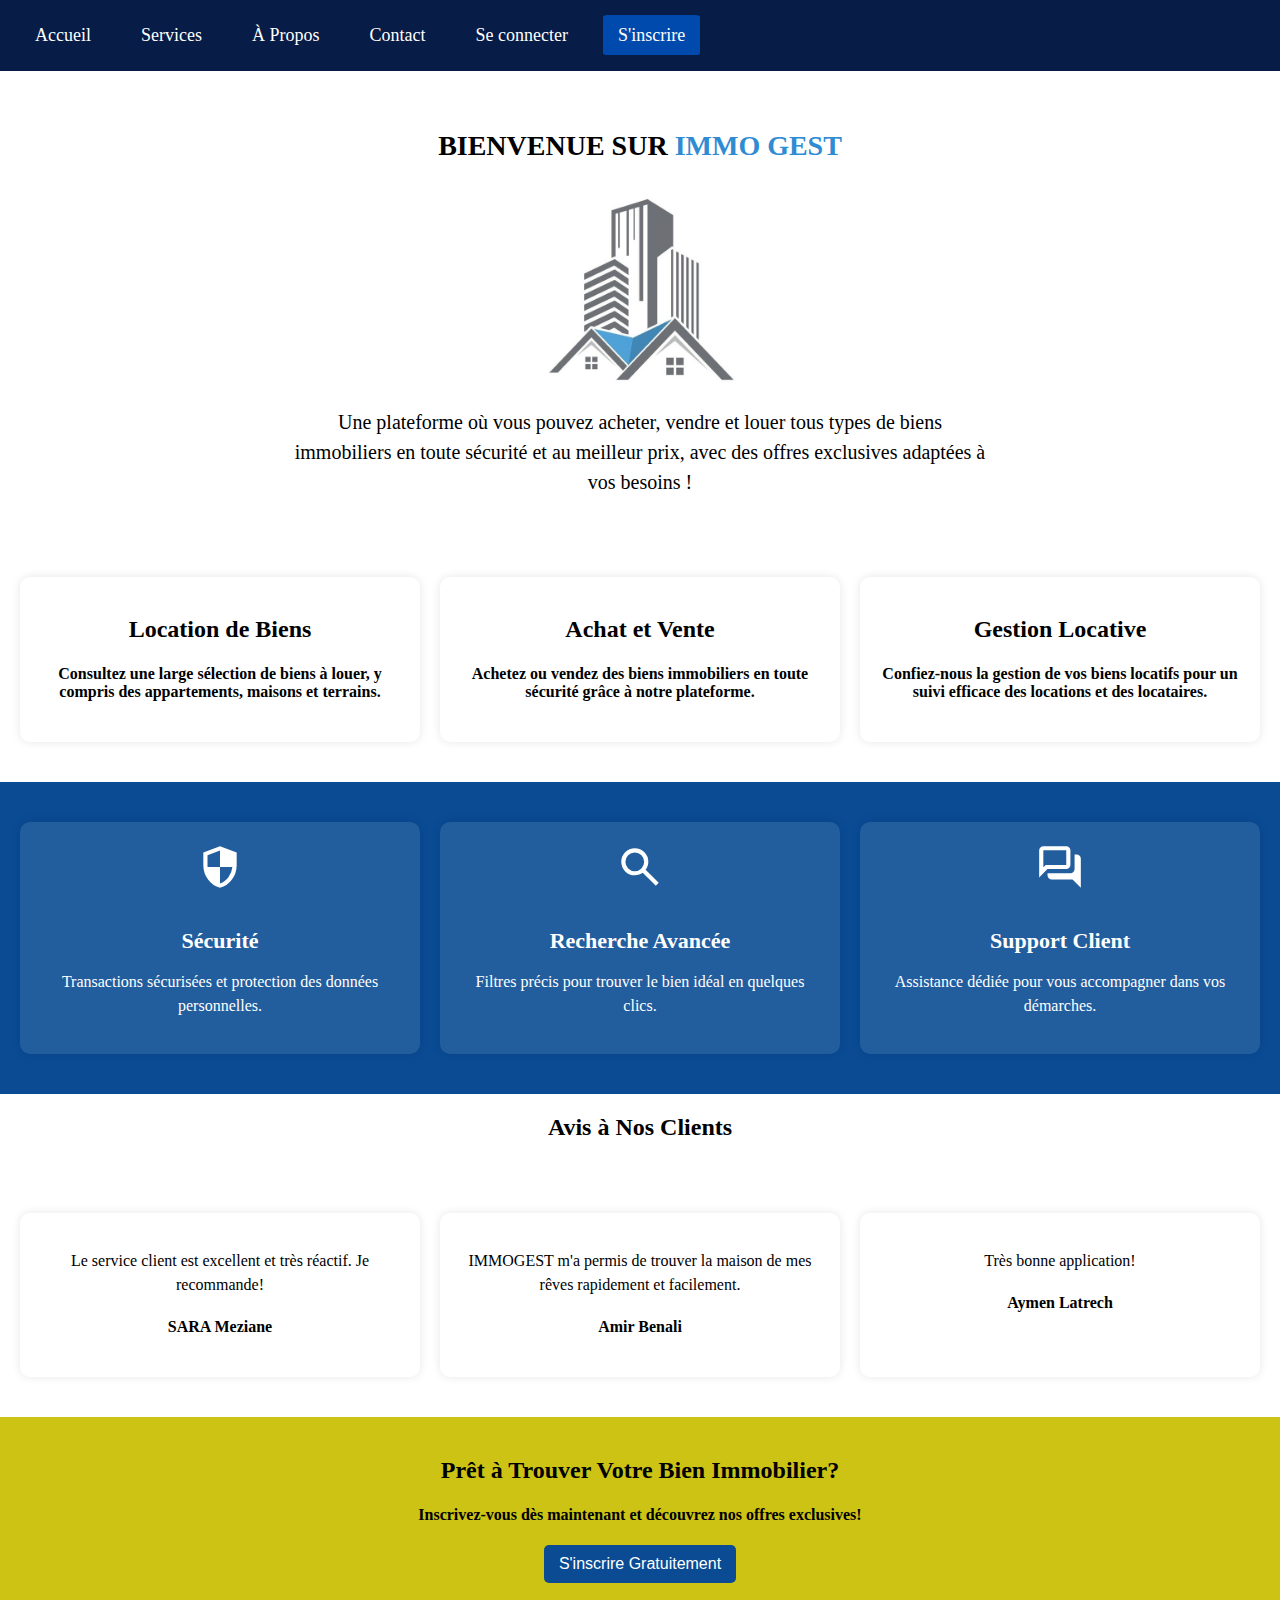
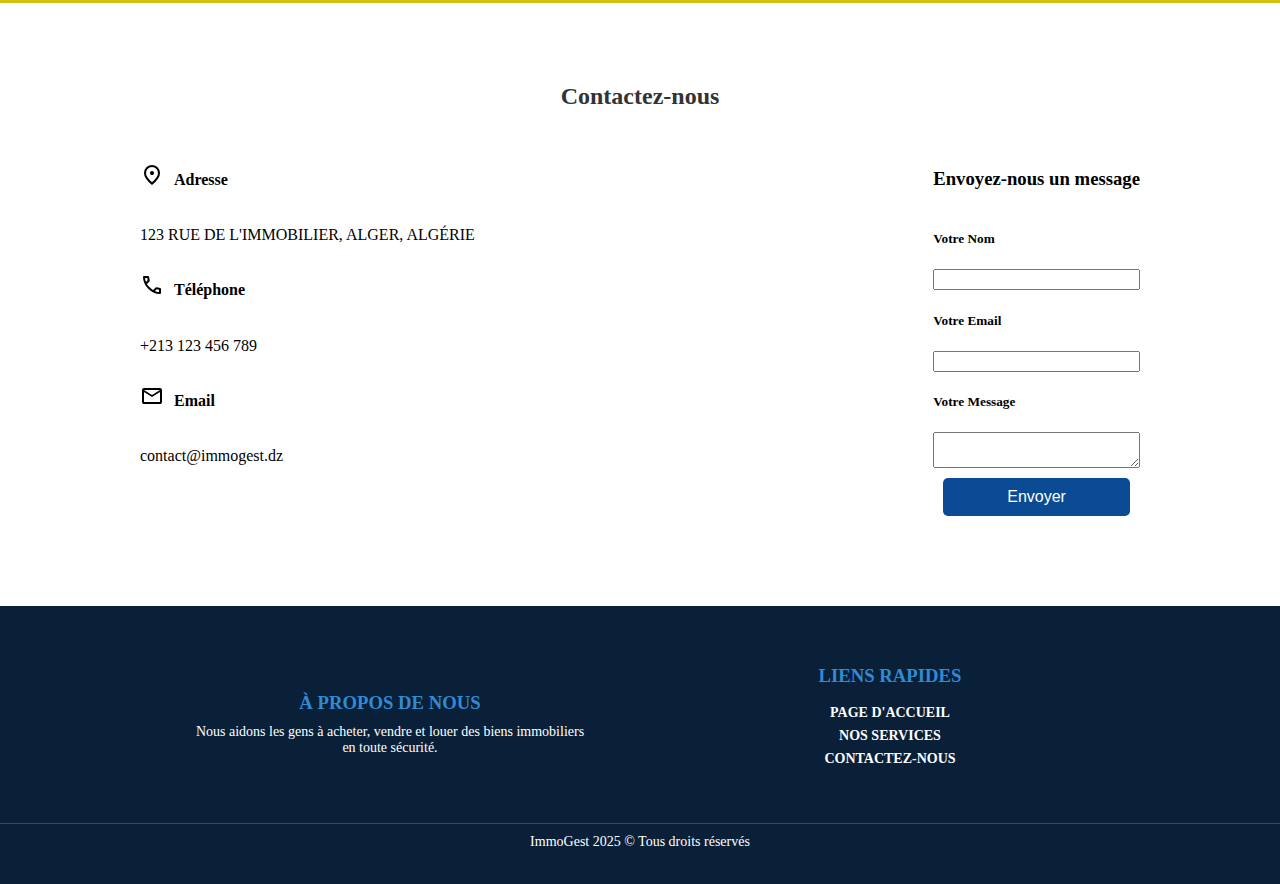
<file: index.html>
<!DOCTYPE html>
<html lang="fr">
<head>
    <meta charset="UTF-8">
    <meta name="viewport" content="width=device-width, initial-scale=1.0">
    <title>Accueil - ImmoGest</title>
    <link rel="stylesheet" href="styles.css">
</head>
<body>
    <div class="navbar">
        <nav class="nov" id="nav">
            <ul>
                <li class="active"><a href="#accueil">Accueil</a></li>
                <li><a href="#service">Services</a></li>
                <li><a href="#apropos">À Propos</a></li>
                <li><a href="#contact">Contact</a></li>
                <li ><a href="login.html">Se connecter</a></li>
                <li class="login"><a href="singup.html">S'inscrire</a></li>
            </ul>
        </nav>
    </div>
   
    
    <div class="accueil" id="accueil">
        <h1>BIENVENUE SUR <span>IMMO GEST</span></h1>
        <img src="./image/logo.jpg" alt="Logo ImmoGest" width="200px">
        <p>Une plateforme où vous pouvez acheter, vendre et louer tous types de biens immobiliers en toute sécurité et au meilleur prix, avec des offres exclusives adaptées à vos besoins !</p>
    </div>
    
    <div class="service" id="service">
        <div class="s1">
            <h2>Location de Biens</h2>
            <h4>Consultez une large sélection de biens à louer, y compris des appartements, maisons et terrains.</h4>
        </div>
        <div class="s2">
            <h2>Achat et Vente</h2>
            <h4>Achetez ou vendez des biens immobiliers en toute sécurité grâce à notre plateforme.</h4>
        </div>
        <div class="s3">
            <h2>Gestion Locative</h2>
            <h4>Confiez-nous la gestion de vos biens locatifs pour un suivi efficace des locations et des locataires.</h4>
        </div>
    </div>
    <div class="features" id="apropos">
        <div>
            <img src="./image/security_24dp_FFFFFF_FILL0_wght400_GRAD0_opsz24.svg" alt="Sécurité">
            <h3>Sécurité</h3>
            <p>Transactions sécurisées et protection des données personnelles.</p>
        </div>
        <div>
            <img src="./image/search_24dp_FFFFFF_FILL0_wght400_GRAD0_opsz24.svg" alt="Recherche avancée">
            <h3>Recherche Avancée</h3>
            <p>Filtres précis pour trouver le bien idéal en quelques clics.</p>
        </div>
        <div>
            <img src="./image/forum_24dp_FFFFFF_FILL0_wght400_GRAD0_opsz24.svg" alt="Support client">
            <h3>Support Client</h3>
            <p>Assistance dédiée pour vous accompagner dans vos démarches.</p>
        </div>
    </div>
    <div class="client">
        <h2>Avis à Nos Clients</h2>
        <div class="customers-container">
            <div class="box">
                <div class="stars">
                    <i class='bx bxs-star'></i>
                    <i class='bx bxs-star-half'></i>
                </div>
                <p>Le service client est excellent et très réactif. Je recommande!</p>
                <h4>SARA Meziane</h4>
            </div>
            <div class="box">
                <div class="stars">
                    <i class='bx bxs-star'></i>
                    <i class='bx bxs-star-half'></i>
                </div>
                <p>IMMOGEST m'a permis de trouver la maison de mes rêves rapidement et facilement.</p>
                <h4>Amir Benali</h4>
            </div>
            <div class="box">
                <div class="stars">
                    <i class='bx bxs-star'></i>
                    <i class='bx bxs-star-half'></i>
                </div>
                <p>Très bonne application!</p>
                <h4>Aymen Latrech</h4>
            </div>
        </div>   
    </div>
    <div class="inscrire">
        <h2>Prêt à Trouver Votre Bien Immobilier?</h2>
        <h4>Inscrivez-vous dès maintenant et découvrez nos offres exclusives!</h4>
        <button onclick="window.location.href='singup.php'">S'inscrire Gratuitement</button>
    </div>
    <div class="contact" id="contact">
        <h2>Contactez-nous</h2>
        <div class="content">
            <div class="social">
                <div class="adress">
                    <img src="./image/location_on_24dp_000000_FILL0_wght400_GRAD0_opsz24.svg" alt="">
                    <h4>Adresse</h4> 
                </div>
                <p>123 RUE DE L'IMMOBILIER, ALGER, ALGÉRIE</p>
                <div class="phone">
                    <img src="./image/call_24dp_000000_FILL0_wght400_GRAD0_opsz24.svg" alt="">
                    <h4>Téléphone</h4> 
                </div>
                <p>+213 123 456 789</p>
                <div class="mail">
                    <img src="./image/mail_24dp_000000_FILL0_wght400_GRAD0_opsz24.svg" alt="">
                    <h4>Email</h4> 
                </div>
                <p>contact@immogest.dz</p>
            </div>
            <div class="message">
                <h3>Envoyez-nous un message</h3>
                <h5>Votre Nom</h5>
                <input type="text">
                <h5>Votre Email</h5>
                <input type="email" name="" id="">
                <h5>Votre Message</h5>
                <textarea name="" id=""></textarea>
                <Button>Envoyer</Button>
            </div>
        </div>
    </div>
    <footer>
        <div class="footer-container">
            <div class="footer-section">
                <h3>À PROPOS DE NOUS</h3>
                <p>Nous aidons les gens à acheter, vendre et louer des biens immobiliers en toute sécurité.</p>
            </div>
            <div class="footer-section">
                <h3>LIENS RAPIDES</h3>
                <ul>
                    <li><a href="#accueil">Page d'accueil</a></li>
                    <li><a href="#service">Nos services</a></li>
                    <li><a href="#contact">Contactez-nous</a></li>
                </ul>
            </div>
        </div>
        <p class="footer-bottom">ImmoGest 2025 © Tous droits réservés</p>
    </footer>
    
</body>
</html>
</file>
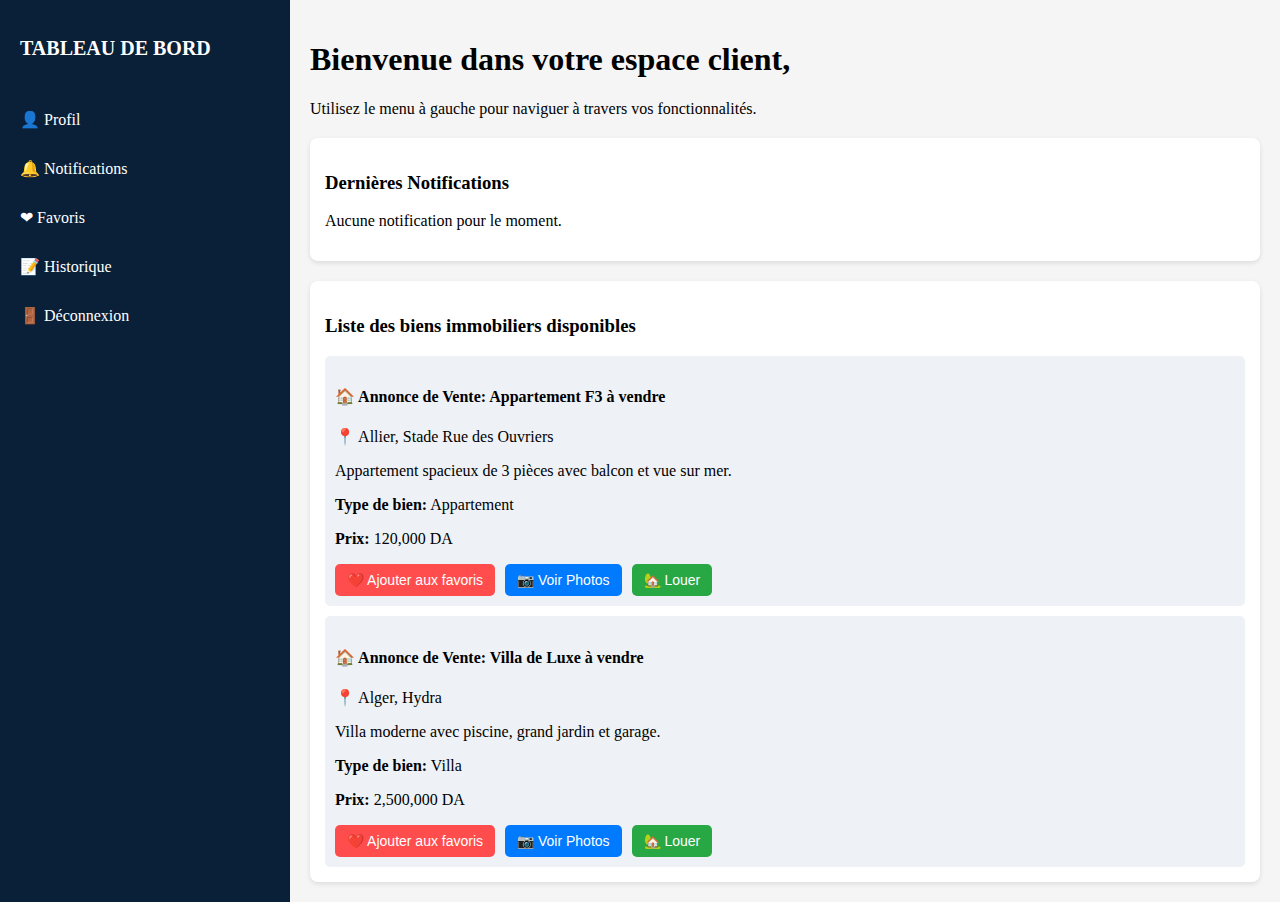
<file: bienvenu.html>
<!DOCTYPE html>
<html lang="fr">
<head>
    <meta charset="UTF-8">
    <meta name="viewport" content="width=device-width, initial-scale=1.0">
    <title>Tableau de Bord</title>
    <link rel="stylesheet" href="styles.css">
    <script defer src="script.js"></script>
</head>
<body>
    <div class="page">
        <div class="sidebar">
            <h2><a href="bienvenu.html">Tableau De Bord</a></h2>
            <nav>
                <ul>
                    <li><a href="profil.html">&#128100; Profil</a></li>
                    <li><a href="#">&#128276; Notifications</a></li>
                    <li><a href="#">&#10084; Favoris</a></li>
                    <li><a href="#">&#128221; Historique</a></li>
                    <li><a href="#">&#128682; Déconnexion</a></li>
                </ul>
            </nav>
        </div>
        <div class="content">
            <h1>Bienvenue dans votre espace client, <span><?php echo $_SESSION['name']; ?></span></h1>
            <p>Utilisez le menu à gauche pour naviguer à travers vos fonctionnalités.</p>
            <div class="notifications">
                <h3>Dernières Notifications</h3>
                <p>Aucune notification pour le moment.</p>
            </div>
            <div class="listings">
                <h3>Liste des biens immobiliers disponibles</h3>
                <div class="property">
                    <h4>🏠 Annonce de Vente: Appartement F3 à vendre</h4>
                    <p>📍 Allier, Stade Rue des Ouvriers</p>
                    <p>Appartement spacieux de 3 pièces avec balcon et vue sur mer.</p>
                    <p><strong>Type de bien:</strong> Appartement</p>
                    <p><strong>Prix:</strong> 120,000 DA</p>
                
                    <div class="buttons">
                        <button class="btn favoris">❤️ Ajouter aux favoris</button>
                        <button class="btn photos" onclick="openModal1(['./image/maisson/home1-1.jpg', './image/maisson/home1-2.jpg'])">📷 Voir Photos</button>
                        <button class="btn louer">🏡 Louer</button>
                    </div>
                </div>
                
                <div class="property">
                    <h4>🏠 Annonce de Vente: Villa de Luxe à vendre</h4>
                    <p>📍 Alger, Hydra</p>
                    <p>Villa moderne avec piscine, grand jardin et garage.</p>
                    <p><strong>Type de bien:</strong> Villa</p>
                    <p><strong>Prix:</strong> 2,500,000 DA</p>
                    <div class="buttons">
                        <button class="btn favoris">❤️ Ajouter aux favoris</button>
                        <button class="btn photos" onclick="openModal2()">📷 Voir Photos</button>
                        <button class="btn louer">🏡 Louer</button>
                    </div>
                </div>
                   <!-- Fenêtre modale -->
                   <div id="photoModal" class="modal">
                    <div class="modal-content">
                        <span class="close" onclick="closeModal()">&times;</span>
                        <img id="modalImage" src="./image/maisson/home1-1.jpg" alt="Photo de l'annonce">
                        <button onclick="prevImage()">◀</button>
                        <button onclick="nextImage()">▶</button>
                    </div>
                </div>
            </div>
        </div>
    </div>
    
</body>
</html>
</file>
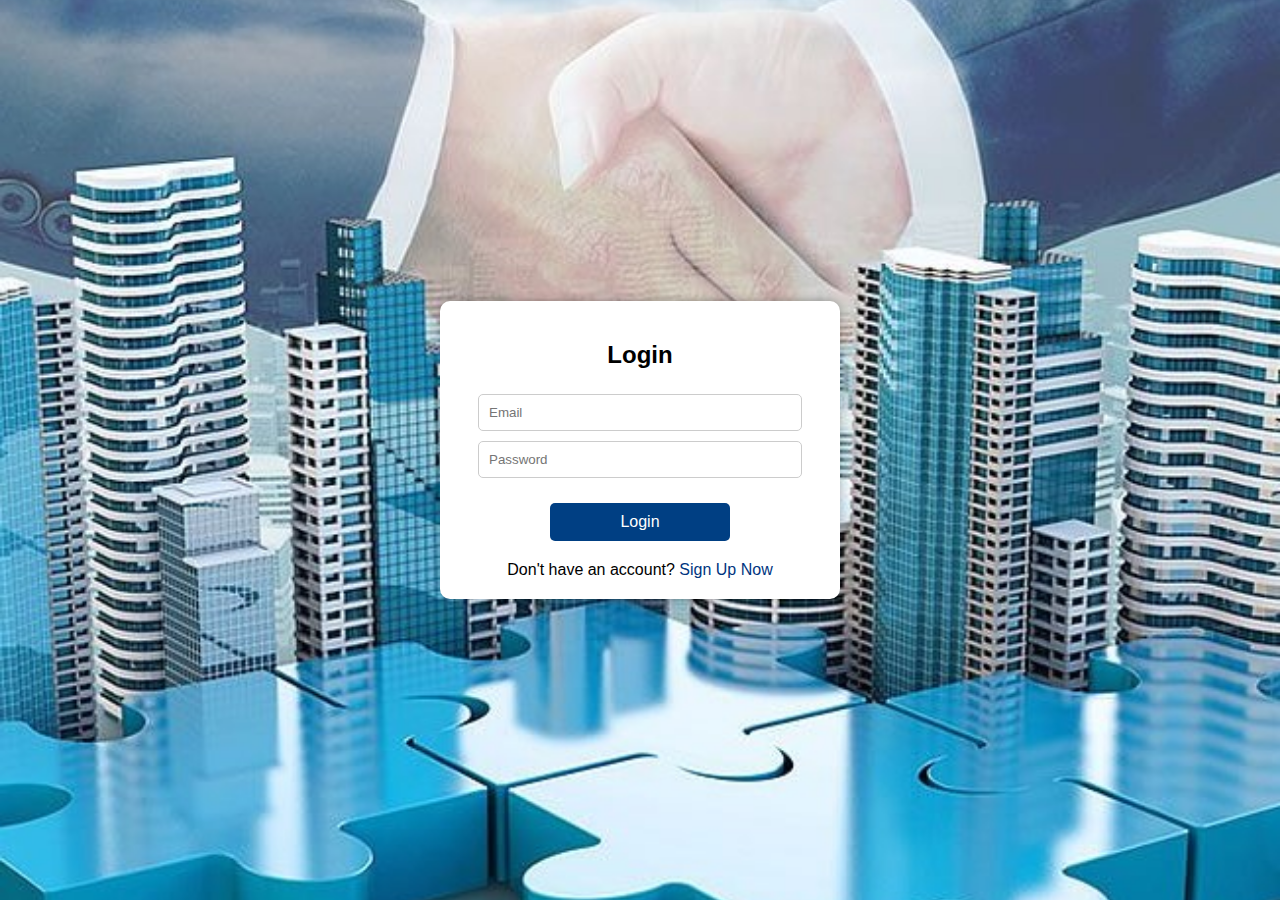
<file: login.html>
<!DOCTYPE html>
<html lang="en">
<head>
    <meta charset="UTF-8">
    <link rel="stylesheet" href="style.css">
    <meta name="viewport" content="width=device-width, initial-scale=1.0">
    <title>Login</title>
</head>
<body>
    <div class="container">
        <h2>Login</h2>
            <input type="email" name="email" placeholder="Email" required>
            <input type="password" name="password" placeholder="Password" required>
           <a href='bienvenu.html' class="btn">Login</a>
        <p>Don't have an account? <a href="singup.html">Sign Up Now</a></p>
    </div>
</body>
</html>
</file>
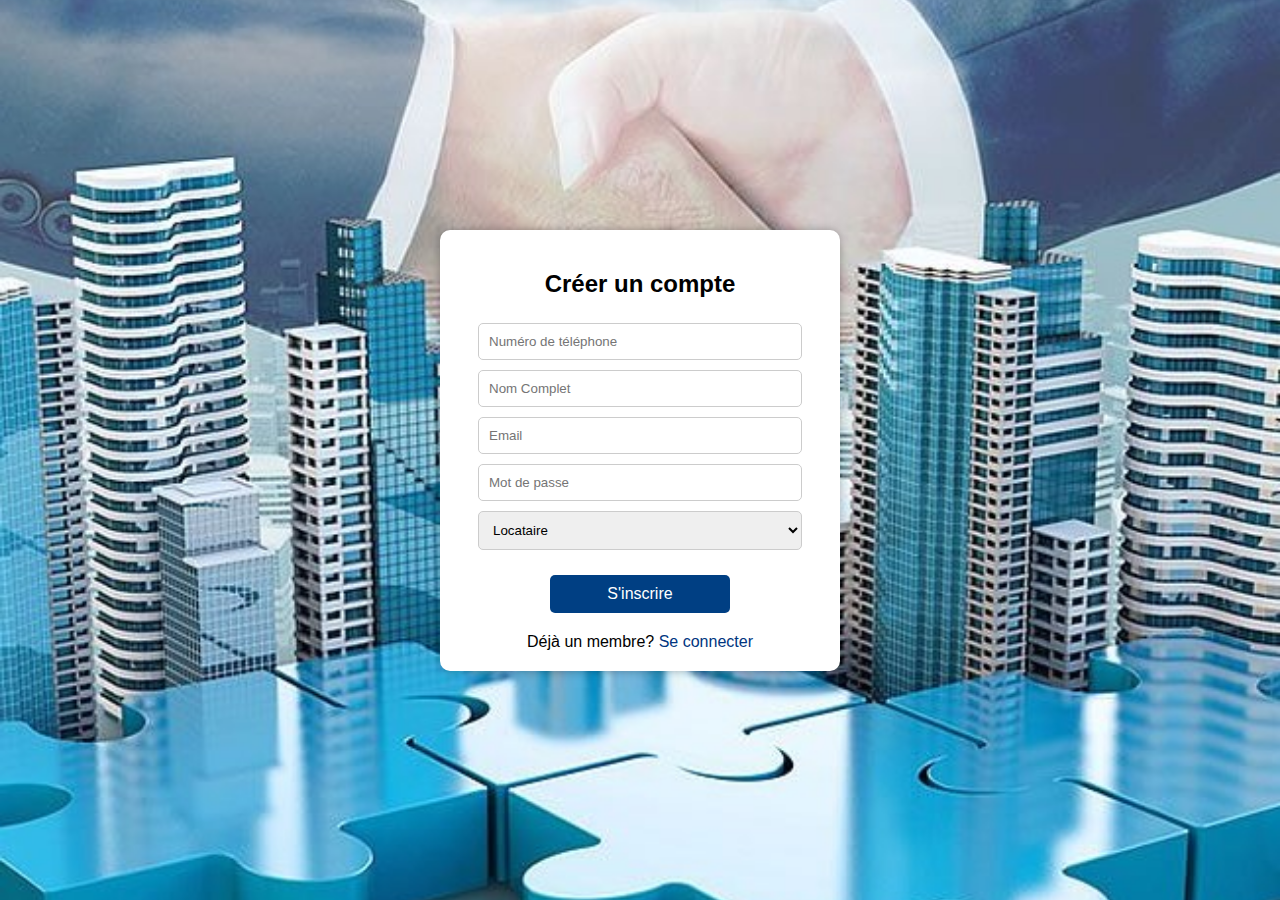
<file: singup.html>
<!DOCTYPE html>
<html lang="fr">
<head>
    <meta charset="UTF-8">
    <title>Inscription</title>
    <link rel="stylesheet" href="style.css">
</head>
<body>
    <div class="container">
        <h2>Créer un compte</h2>
    <input type="text" name="phone_num" placeholder="Numéro de téléphone" required>
    <input type="text" name="name" placeholder="Nom Complet" required>
    <input type="email" name="email" placeholder="Email" required>
    <input type="password" name="password" placeholder="Mot de passe" required>
    <select name="role">
        <option value="Renter">Locataire</option>
        <option value="Buyer">Acheteur</option>
    </select>
    <a href='bienvenu.html' class="btn">S'inscrire</a>
        <p>Déjà un membre? <a href="login.html">Se connecter</a></p>
    </div>
</body>
</html>
</file>
<file: styles.css>
body {
    font-family: 'Times New Roman', Times, serif;
    margin: 0;
    padding: 0;
    background-color: white;
    min-height: 100vh;
    margin: 0;
}

.navbar nav {
    background-color: rgb(7, 28, 70);
    color: #ffffff;
    padding: 25px 20px;
    display: flex;
    justify-content: space-between;
    align-items: center;
}

.navbar nav ul {
    list-style-type: none;
    margin: 0;
    padding: 0;
    display: flex;
    gap: 20px;
}

.navbar nav ul li {
    display: inline;
}

.navbar nav ul li a {
    color: white;
    text-decoration: none;
    font-size: 18px;
    padding: 10px 15px;
    transition: 0.3s;
}

 .login a{
    background-color:#004aad;
    border-radius: 5%;
}
.login a:hover{
    background-color:#00275a;
    border-radius: 20%;
    color: #f5f5f5;
}
.navbar nav ul li a:hover {
    color: #3094e1;
}

.accueil {
    text-align: center;
    padding: 40px;
    background-color: white;
}

.accueil h1 {
    font-size: 28px;
}

.accueil h1 span {
    color: #2f8bd2;
}

.accueil p {
    font-size: 20px;
    max-width: 700px;
    margin: auto;
    line-height: 1.5;
}

.service, .features, .client .customers-container {
    display: flex;
    justify-content: center;
    gap: 20px;
    text-align: center;
    padding: 40px 20px;
    flex-wrap: wrap;
}

.service div, .features div, .customers-container .box {
    background: white;
    padding: 20px;
    border-radius: 10px;
    box-shadow: 0 0 10px rgba(0, 0, 0, 0.1);
    flex: 1;
    min-width: 280px;
    max-width: 30%;
}

.features {
    background-color: #0a4b94;
    color: white;
}

.features div {
    background: rgba(255, 255, 255, 0.1);
}

.features div img {
    width: 50px;
    margin-bottom: 10px;
}

.features h3, .customers-container .box h2 {
    font-size: 22px;
    margin-bottom: 10px;
}

.features p, .customers-container .box p {
    font-size: 16px;
    line-height: 1.5;
}
.inscrire{
    background-color: #ccc314;
    padding: 20px;
}
footer {
    background-color: #0a1f38;
    color: white;
    text-align: center;
    padding: 20px 0;
    font-family: 'Times New Roman', Times, serif;
}

.footer-container {
    display: flex;
    justify-content: space-around;
    align-items: center;
    flex-wrap: wrap;
    max-width: 1000px;
    margin: auto;
    padding: 20px;
}

.footer-section {
    flex: 1;
    min-width: 300px;
}

.footer-section h3 {
    color: #2f8bd2;
    margin-bottom: 10px;
}

.footer-section p {
    font-size: 14px;
    max-width: 400px;
    margin: auto;
}

.footer-section ul {
    list-style: none;
    padding: 0;
}

.footer-section ul li {
    margin: 5px 0;
}

.footer-section ul li a {
    color: white;
    text-decoration: none;
    font-size: 14px;
    transition: 0.3s;
    font-weight: bold;
    text-transform: uppercase;
}

.footer-section ul li a:hover {
    text-decoration: underline;
    color: #2f8bd2;
}

.footer-bottom {
    margin-top: 20px;
    font-size: 14px;
    border-top: 1px solid rgba(255, 255, 255, 0.2);
    padding-top: 10px;
}


.inscrire{
    text-align: center;
}
.inscrire button {
    background-color: #0a4b94;
    color: white;
    border: none;
    padding: 10px 15px;
    font-size: 16px;
    cursor: pointer;
    border-radius: 5px;
    transition: 0.3s;
}
.inscrire button:hover {
    background-color: #4f94de;
}
.contact{
    background-color: white;
    margin: 20px;
    padding: 40px;

}
.contact .content {
    display: flex;
    flex-wrap: wrap;
    justify-content: space-between;
    gap: 40px;
    max-width: 1000px;
    margin: auto;
}
.contact .content .message{
   display:flex;
   flex-direction: column;
}
.contact .content .message Button{
    background-color: #0a4b94;
    color: white;
    border: none;
    margin: 10px;
    padding: 10px 15px;
    font-size: 16px;
    cursor: pointer;
    border-radius: 5px;
    transition: 0.3s;
}
.contact .content .message Button:hover{
    background-color: #4f94de;

}
.contact h2 {
    text-align: center;
    color: #333;
}

.contact .adress, .contact .phone, .contact .mail {
    display: flex;
    align-items: center;
    gap: 10px;
}

.customers-container {
    display: grid;
    grid-template-columns: repeat(auto-fit, minmax(280px, auto));
    gap: 1.5rem;
    margin-top: 2rem;
}

.customers-container .box img {
    width: 70px;
    height: 70px;
    border-radius: 50%;
    object-fit: cover;
}

.customers-container .box:hover {
    background: var(--second-color);
    transition: 0.2s all linear;
}

.client {
    text-align: center;
}

.page {
    margin: 0;
    display: flex;
    background-color: #f5f5f5;
}

.sidebar {
    width: 250px;
    background-color: #0a1f38;
    color: white;
    padding: 20px;
    height: auto;
}

.sidebar h2 {
    font-size: 20px;
    margin-bottom: 20px;
    text-transform: uppercase;
}
.sidebar h2 a{
    text-decoration: none;
    color: white;
}

.sidebar nav ul {
    padding: 0;
    list-style: none;
    margin-top: 50px;
}

.sidebar nav ul li {
    margin: 15px 0;
    margin-bottom: 30px;
}

.sidebar nav ul li a {
    color: white;
    text-decoration: none;
    font-size: 16px;
    display: flex;
    align-items: center;
}

.sidebar nav ul li a:hover{
    color: #3094e1;
}
.content {
    padding: 20px;
    flex-grow: 1;
}

h1 span {
    color: #004aad;
}

.notifications, .listings {
    background: white;
    padding: 15px;
    margin-top: 20px;
    border-radius: 8px;
    box-shadow: 0 2px 5px rgba(0, 0, 0, 0.1);
}

.property {
    margin-top: 10px;
    padding: 10px;
    background: #eef2f7;
    border-radius: 5px;
}


.buttons {
    margin-top: 10px;
    display: flex;
    gap: 10px;
}

.btn {
    padding: 8px 12px;
    border: none;
    cursor: pointer;
    border-radius: 5px;
    font-size: 14px;
}

.favoris {
    background-color: #ff4d4d;
    color: white;
}

.photos {
    background-color: #007bff;
    color: white;
}

.louer {
    background-color: #28a745;
    color: white;
}

.btn:hover {
    opacity: 0.8;
}


.modal {
    display: none;
    position: fixed;
    z-index: 1000;
    left: 0;
    top: 0;
    width: 100%;
    height: 100%;
    background-color: rgba(0, 0, 0, 0.7);
    justify-content: center;
    align-items: center;
}

.modal-content {
    background: white;
    padding: 20px;
    text-align: center;
    position: relative;
    width: 50%;
    border-radius: 10px;
}

.close {
    position: absolute;
    top: 10px;
    right: 20px;
    font-size: 30px;
    cursor: pointer;
}

img {
    max-width: 100%;
    max-height: 400px;
    margin-bottom: 10px;
}
.profil_page{
    display: flex;
}

.profil {
    background-color: #fff;
    border-radius: 8px;
    box-shadow: 0 0 10px rgba(0, 0, 0, 0.1);
    padding: 20px;
    margin-bottom: 20%;
    width: 100%; 
    max-width: 600px;
}

.profil h2 {
    color: #fff;
    background-color: #0a4b94;
    padding: 15px;
    border-radius: 6px 6px 0 0;
    margin-top: 0;
    text-align: center;
}

.informations {
    padding: 15px;
}

.profil h4 {
    color: #333;
    margin-top: 0;
    margin-bottom: 10px;
}

hr {
    border: 1px solid #ddd;
    margin-bottom: 15px;
}

.info-row {
    display: flex;
    align-items: center;
    margin-bottom: 10px;
    color: #555;
}

.info-row svg {
    margin-right: 8px;
    width: 16px;
    height: 16px;
    fill: #777;
}

.details {
    padding: 15px;
    margin-top: 20px;
    border-top: 1px solid #eee;
}

.button-container {
    text-align: center;
    margin-top: 20px;
}

.modify-button {
    background-color: #1976d2;
    color: white;
    border: none;
    padding: 10px 15px;
    border-radius: 4px;
    cursor: pointer;
    font-size: 16px;
}

.modify-button svg {
    margin-right: 5px;
    width: 16px;
    height: 16px;
    fill: white;
    vertical-align: middle;
}















@media screen and (max-width: 768px) {
    nav {
        flex-direction: column;
        align-items: center;
        padding: 10px;
    }

    nav ul {
        flex-direction: column;
        text-align: center;
        gap: 5px;
        width: 100%;
    }

    .features, .service, .customers-container {
        flex-direction: column;
        align-items: center;
    }

    .service div, .features div, .customers-container .box {
        width: 80%;
    }

    .contact .content {
        flex-direction: column;
        align-items: center;
    }

    footer {
        padding: 10px;
    }

    .contact {
        padding: 20px;
    }

        body {
            flex-direction: column;
        }
    
        .sidebar {
            width: 100%;
            height: auto;
            position: relative;
            text-align: center;
            padding: 10px 0;
        }
    
        .sidebar nav ul {
            display: flex;
            justify-content: center;
            flex-wrap: wrap;
            gap: 15px;
        }
    
        .content {
            margin-left: 0;
            padding: 10px;
        }
    
        .listings {
            display: flex;
            flex-direction: column;
            align-items: center;
        }
    
        .property {
            width: 90%;
            max-width: 400px;
        }
    
    
}
</file>
<file: style.css>
* {
    padding: 0;
    margin: 0;
    box-sizing: border-box;
    font-family: 'Poppins', sans-serif;
}

body {
    background: url(./image/background.jpg) no-repeat center center/cover;
    display: flex;
    justify-content: center;
    align-items: center;
    height: 100vh;
    margin: 0;
    font-family: Arial, sans-serif;
}

.container {
    background: white;
    padding: 20px;
    border-radius: 10px;
    box-shadow: 0 0 10px rgba(0, 0, 0, 0.3);
    text-align: center;
    width: 400px;
    max-width: 90%;
}

.container h2 {
    margin: 20px;
}

input, select {
    width: 90%;
    padding: 10px;
    margin: 5px 0;
    border: 1px solid #ccc;
    border-radius: 5px;
}
a.btn {
    display: inline-block;
    background: rgb(0, 63, 131);
    color: white;
    text-decoration: none;
    border: none;
    margin: 20px;
    padding: 10px;
    width: 50%;
    text-align: center;
    cursor: pointer;
    border-radius: 5px;
}


button:hover {
    background: rgb(23, 123, 245);
}

a {
    color: rgb(0, 53, 128);
    text-decoration: none;
}

/* Responsive Styles */
@media screen and (max-width: 768px) {
    .container {
        width: 90%;
        padding: 15px;
    }

    button {
        width: 70%;
    }

    input, select {
        width: 100%;
    }
}

@media screen and (max-width: 480px) {
    .container {
        width: 95%;
        padding: 10px;
    }

    button {
        width: 80%;
    }

    input, select {
        width: 100%;
    }

    .container h2 {
        font-size: 18px;
    }
}
</file>
